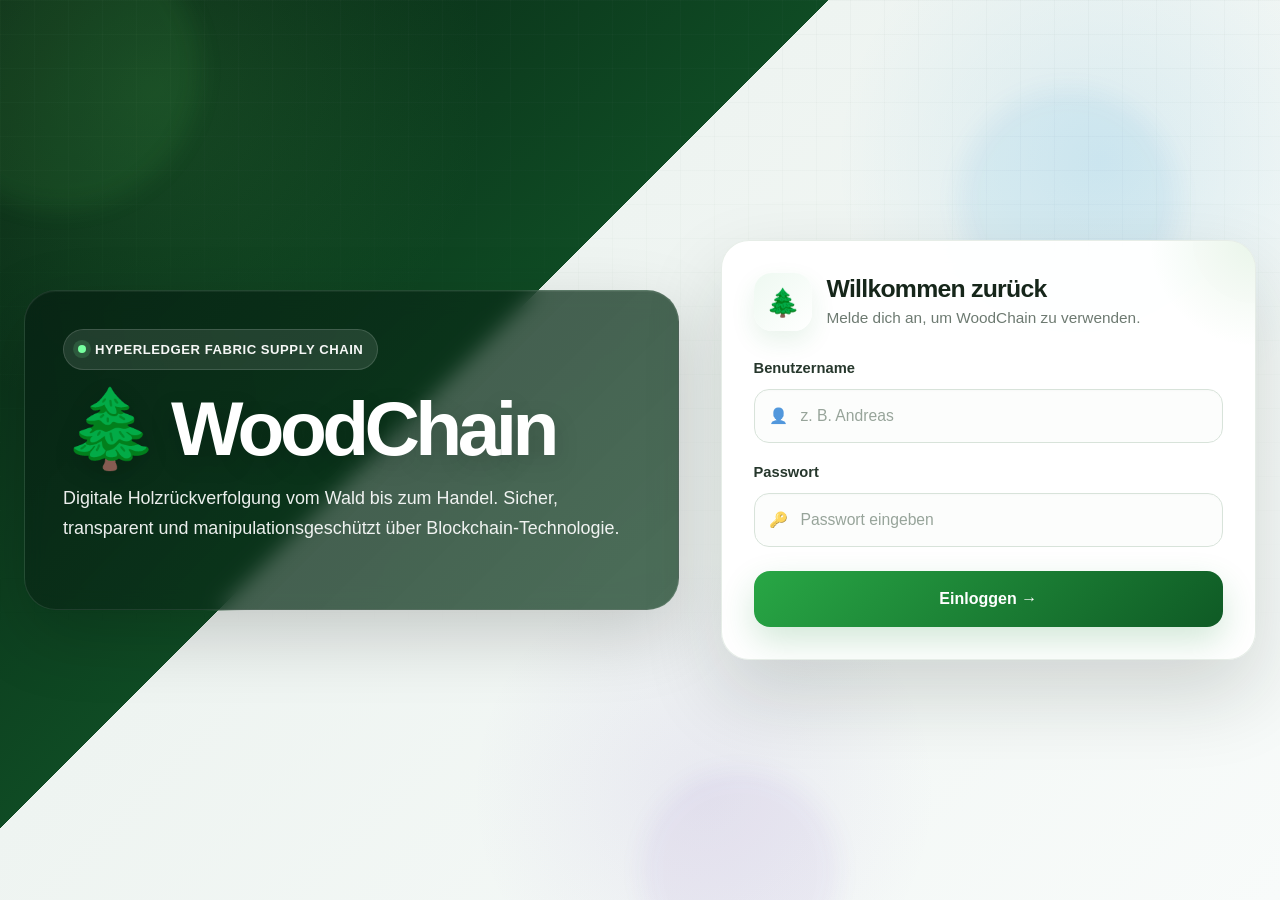
<file: src/main/resources/static/index.html>
<!DOCTYPE html>
<html lang="de">
<head>
    <meta charset="UTF-8">
    <meta name="viewport" content="width=device-width, initial-scale=1.0">

    <title>WoodChain - Login</title>

    <!-- Allgemeine und seitenspezifische Stylesheets -->
    <link rel="stylesheet" href="css/base.css?v=1">
    <link rel="stylesheet" href="css/components.css?v=1">
    <link rel="stylesheet" href="css/login.css?v=1">
    <link rel="stylesheet" href="css/responsive.css?v=1">
</head>

<body class="login-body">

<!-- Dekorativer Hintergrund der Loginseite -->
<div class="login-background">
    <div class="login-orb login-orb-green"></div>
    <div class="login-orb login-orb-blue"></div>
    <div class="login-orb login-orb-purple"></div>
</div>

<!-- Hauptbereich der Loginseite -->
<main class="login-shell">

    <!-- Beschreibung und Logo von WoodChain -->
    <section class="login-brand-panel">
        <div class="login-brand-badge">
            <span class="eyebrow-dot"></span>
            Hyperledger Fabric Supply Chain
        </div>

        <h1>🌲 WoodChain</h1>

        <p>
            Digitale Holzrückverfolgung vom Wald bis zum Handel.
            Sicher, transparent und manipulationsgeschützt über Blockchain-Technologie.
        </p>
    </section>

    <!-- Anmeldeformular -->
    <section class="login-card">
        <div class="login-card-header">
            <div class="login-logo">🌲</div>

            <div>
                <h2>Willkommen zurück</h2>
                <p>Melde dich an, um WoodChain zu verwenden.</p>
            </div>
        </div>

        <form id="loginForm" class="login-form">

            <!-- Eingabe des Benutzernamens -->
            <div class="form-group">
                <label for="username">Benutzername</label>

                <div class="input-icon-wrap">
                    <span>👤</span>

                    <input
                            type="text"
                            id="username"
                            name="username"
                            placeholder="z. B. Andreas"
                            autocomplete="username"
                            required
                    >
                </div>
            </div>

            <!-- Eingabe des Passwortes -->
            <div class="form-group">
                <label for="password">Passwort</label>

                <div class="input-icon-wrap">
                    <span>🔑</span>

                    <input
                            type="password"
                            id="password"
                            name="password"
                            placeholder="Passwort eingeben"
                            autocomplete="current-password"
                            required
                    >
                </div>
            </div>

            <!-- Startet die Anmeldung -->
            <button type="submit" class="btn-submit login-submit">
                Einloggen
            </button>
        </form>
    </section>

</main>

<!-- Hier werden Erfolgs- und Fehlermeldungen angezeigt -->
<div id="toastContainer" class="toast-container"></div>

<!-- Auf der Loginseite werden nur diese beiden Dateien benötigt -->
<script src="js/core.js?v=1"></script>
<script src="js/auth.js?v=1"></script>

<script>
    /*
     * Verhindert das normale Absenden des Formulars und führt
     * stattdessen die Anmeldung über JavaScript aus.
     */
    document.getElementById("loginForm").addEventListener("submit", async (event) => {
        event.preventDefault();
        await performLogin();
    });
</script>

</body>
</html>
</file>
<file: src/main/resources/static/css/base.css>
:root {
    --primary-color: #1f8a3b;
    --primary-light: #4caf50;
    --primary-soft: #e9f8ee;
    --dark-color: #0f3d1f;
    --forest-deep: #071b10;
    --bg-color: #f3f7f2;
    --card-bg: rgba(255, 255, 255, 0.92);
    --text-color: #1f2933;
    --muted-text: #65727f;
    --border-color: #dce7dc;
    --blue: #0288d1;
    --purple: #673ab7;
    --orange: #f57c00;
    --red: #d32f2f;
    --shadow-soft: 0 18px 45px rgba(15, 61, 31, 0.10);
    --shadow-strong: 0 28px 70px rgba(7, 27, 16, 0.18);
    --shadow-small: 0 8px 22px rgba(15, 61, 31, 0.08);
    --radius-xl: 24px;
    --radius-lg: 18px;
    --radius-md: 12px;
}

* {
    box-sizing: border-box;
    margin: 0;
    padding: 0;
    font-family: Inter, "Segoe UI", Tahoma, Geneva, Verdana, sans-serif;
}

html {
    scroll-behavior: smooth;
}

body {
    min-height: 100vh;
    background:
            radial-gradient(circle at 8% 8%, rgba(76, 175, 80, 0.20), transparent 28%),
            radial-gradient(circle at 88% 12%, rgba(2, 136, 209, 0.12), transparent 30%),
            radial-gradient(circle at 45% 100%, rgba(103, 58, 183, 0.08), transparent 32%),
            linear-gradient(180deg, #f8fbf7 0%, var(--bg-color) 100%);
    color: var(--text-color);
    line-height: 1.6;
}

body::before {
    content: "";
    position: fixed;
    inset: 0;
    pointer-events: none;
    background-image:
            linear-gradient(rgba(15, 61, 31, 0.035) 1px, transparent 1px),
            linear-gradient(90deg, rgba(15, 61, 31, 0.035) 1px, transparent 1px);
    background-size: 34px 34px;
    mask-image: linear-gradient(to bottom, rgba(0,0,0,0.7), transparent 75%);
    z-index: -1;
}

.container {
    max-width: 1180px;
    margin: 0 auto;
    padding: 22px;
}
</file>
<file: src/main/resources/static/css/components.css>
/* =========================
   Hero
   ========================= */

.app-hero,
header {
    position: relative;
    overflow: hidden;
    color: white;
    padding: 42px 0 54px;
    margin-bottom: 28px;
    background:
            linear-gradient(135deg, rgba(7, 27, 16, 0.98), rgba(15, 61, 31, 0.98) 44%, rgba(31, 138, 59, 0.92)),
            url("data:image/svg+xml,%3Csvg width='1200' height='320' viewBox='0 0 1200 320' xmlns='http://www.w3.org/2000/svg'%3E%3Cpath d='M0 220 C160 120 290 255 490 165 C690 75 820 190 1005 100 C1105 52 1168 78 1200 92 L1200 320 L0 320 Z' fill='%23ffffff' opacity='0.09'/%3E%3Cpath d='M0 255 C220 180 390 290 610 220 C790 165 945 230 1200 145 L1200 320 L0 320 Z' fill='%23ffffff' opacity='0.045'/%3E%3Ccircle cx='1030' cy='58' r='145' fill='%23ffffff' opacity='0.045'/%3E%3C/svg%3E");
    box-shadow: 0 18px 52px rgba(7, 27, 16, 0.28);
}

.app-hero::after,
header::after {
    content: "";
    position: absolute;
    inset: auto -12% -48% -12%;
    height: 190px;
    background: radial-gradient(circle, rgba(255,255,255,0.17), transparent 66%);
    pointer-events: none;
}

.hero-glow {
    position: absolute;
    border-radius: 999px;
    filter: blur(6px);
    pointer-events: none;
}

.hero-glow-one {
    width: 290px;
    height: 290px;
    right: 8%;
    top: -145px;
    background: rgba(76, 175, 80, 0.23);
}

.hero-glow-two {
    width: 210px;
    height: 210px;
    left: 9%;
    bottom: -115px;
    background: rgba(2, 136, 209, 0.13);
}

.hero-content,
.header-flex {
    display: flex;
    justify-content: space-between;
    align-items: center;
    gap: 34px;
    position: relative;
    z-index: 1;
}

.hero-copy {
    max-width: 820px;
}

.eyebrow {
    display: inline-flex;
    align-items: center;
    gap: 9px;
    padding: 8px 13px;
    margin-bottom: 14px;
    border: 1px solid rgba(255,255,255,0.22);
    border-radius: 999px;
    color: rgba(255,255,255,0.9);
    background: rgba(255,255,255,0.11);
    font-size: 0.82rem;
    font-weight: 800;
    letter-spacing: 0.04em;
    text-transform: uppercase;
    backdrop-filter: blur(10px);
}

.eyebrow-dot {
    width: 8px;
    height: 8px;
    border-radius: 999px;
    background: #76ff9f;
    box-shadow: 0 0 0 5px rgba(118, 255, 159, 0.14);
}

header h1,
.app-hero h1 {
    font-size: clamp(2.25rem, 4.4vw, 4rem);
    line-height: 1.04;
    margin-bottom: 12px;
    letter-spacing: -0.055em;
}

header p,
.app-hero p {
    max-width: 790px;
    color: rgba(255,255,255,0.86);
    font-size: 1.08rem;
}

.hero-badges {
    display: flex;
    flex-wrap: wrap;
    gap: 10px;
    margin-top: 18px;
}

.hero-badges span {
    display: inline-flex;
    align-items: center;
    padding: 8px 12px;
    border-radius: 999px;
    background: rgba(255,255,255,0.10);
    border: 1px solid rgba(255,255,255,0.16);
    color: rgba(255,255,255,0.88);
    font-size: 0.88rem;
    font-weight: 700;
    backdrop-filter: blur(10px);
}

.hero-actions {
    display: flex;
    gap: 12px;
    flex-wrap: wrap;
    justify-content: flex-end;
    min-width: 240px;
}

/* =========================
   Layout
   ========================= */

.page-layout {
    display: flex;
    flex-direction: column;
    gap: 26px;
}

.stats-grid {
    display: grid;
    grid-template-columns: repeat(3, minmax(0, 1fr));
    gap: 18px;
    margin-top: -46px;
    position: relative;
    z-index: 3;
}

.stat-card {
    position: relative;
    display: flex;
    align-items: center;
    gap: 15px;
    background: rgba(255,255,255,0.86);
    border: 1px solid rgba(220, 231, 220, 0.88);
    border-radius: 20px;
    padding: 19px;
    box-shadow: var(--shadow-small);
    backdrop-filter: blur(14px);
    overflow: hidden;
    transition: transform 0.22s ease, box-shadow 0.22s ease, border-color 0.22s ease;
}

.stat-card::after {
    content: "";
    position: absolute;
    inset: 0;
    background: linear-gradient(135deg, rgba(255,255,255,0.46), transparent 52%);
    pointer-events: none;
}

.stat-card:hover {
    transform: translateY(-4px);
    box-shadow: 0 22px 45px rgba(15, 61, 31, 0.13);
    border-color: rgba(76, 175, 80, 0.38);
}

.stat-card span {
    position: relative;
    z-index: 1;
    display: grid;
    place-items: center;
    width: 52px;
    height: 52px;
    border-radius: 17px;
    font-size: 1.48rem;
}

.stat-green span {
    background: linear-gradient(135deg, #e9f8ee, #ffffff);
}

.stat-blue span {
    background: linear-gradient(135deg, #e1f5fe, #ffffff);
}

.stat-purple span {
    background: linear-gradient(135deg, #ede7f6, #ffffff);
}

.stat-card div {
    position: relative;
    z-index: 1;
}

.stat-card strong {
    display: block;
    color: var(--dark-color);
    font-size: 1.02rem;
}

.stat-card p {
    color: var(--muted-text);
    font-size: 0.9rem;
}

/* =========================
   Cards
   ========================= */

.card {
    position: relative;
    background: var(--card-bg);
    border-radius: var(--radius-xl);
    padding: 30px;
    border: 1px solid rgba(220, 231, 220, 0.92);
    box-shadow: var(--shadow-soft);
    backdrop-filter: blur(16px);
    margin-bottom: 0;
    animation: fadeIn 0.28s ease both;
    transition: transform 0.22s ease, box-shadow 0.22s ease, border-color 0.22s ease;
}

.card:hover {
    transform: translateY(-2px);
    box-shadow: var(--shadow-strong);
    border-color: rgba(76, 175, 80, 0.26);
}

.card-highlight {
    overflow: hidden;
}

.card-highlight::before {
    content: "";
    position: absolute;
    inset: 0 auto 0 0;
    width: 7px;
    background: linear-gradient(180deg, #76ff9f, var(--primary-color), var(--dark-color));
}

.card-highlight::after {
    content: "";
    position: absolute;
    width: 260px;
    height: 260px;
    right: -130px;
    top: -130px;
    border-radius: 999px;
    background: radial-gradient(circle, rgba(76,175,80,0.12), transparent 64%);
    pointer-events: none;
}

.ledger-card::after {
    content: "";
    position: absolute;
    width: 210px;
    height: 210px;
    right: -120px;
    bottom: -120px;
    border-radius: 999px;
    background: radial-gradient(circle, rgba(2,136,209,0.09), transparent 64%);
    pointer-events: none;
}

.trace-card {
    border-left: 7px solid var(--blue);
    overflow: hidden;
}

.trace-card::after {
    content: "";
    position: absolute;
    width: 240px;
    height: 240px;
    right: -120px;
    top: -120px;
    border-radius: 999px;
    background: radial-gradient(circle, rgba(2,136,209,0.12), transparent 64%);
    pointer-events: none;
}

.section-title {
    display: flex;
    justify-content: space-between;
    align-items: flex-start;
    gap: 18px;
    margin-bottom: 24px;
    position: relative;
    z-index: 1;
}

.section-kicker {
    display: inline-flex;
    width: fit-content;
    padding: 5px 10px;
    margin-bottom: 8px;
    border-radius: 999px;
    background: var(--primary-soft);
    color: var(--dark-color);
    font-size: 0.76rem;
    font-weight: 900;
    text-transform: uppercase;
    letter-spacing: 0.05em;
}

.section-title h2,
.card h2 {
    color: #15212b;
    font-size: 1.58rem;
    line-height: 1.25;
    letter-spacing: -0.025em;
}

.section-title p,
.card > p {
    color: var(--muted-text);
    margin-top: 5px;
}

/* =========================
   Forms
   ========================= */

.form-group {
    margin-bottom: 18px;
    position: relative;
    z-index: 1;
}

.form-row {
    display: flex;
    gap: 16px;
}

.form-row .form-group {
    flex: 1;
}

label {
    display: block;
    margin-bottom: 7px;
    font-weight: 900;
    font-size: 0.88rem;
    color: #344252;
}

input,
select {
    width: 100%;
    padding: 15px 16px;
    border: 1px solid #d7e1d9;
    border-radius: 14px;
    font-size: 1rem;
    transition: border 0.22s ease, box-shadow 0.22s ease, background 0.22s ease, transform 0.22s ease;
    background: rgba(255,255,255,0.94);
    color: var(--text-color);
    box-shadow: inset 0 1px 2px rgba(0,0,0,0.025);
}

input::placeholder {
    color: #94a3ad;
}

input:focus,
select:focus {
    outline: none;
    border-color: var(--primary-light);
    box-shadow: 0 0 0 5px rgba(76, 175, 80, 0.15);
    background: #ffffff;
    transform: translateY(-1px);
}

/* =========================
   Buttons
   ========================= */

.btn-submit,
.btn-action,
.btn-ghost,
.btn-logout {
    transition: transform 0.18s ease, box-shadow 0.18s ease, filter 0.18s ease, border-color 0.18s ease;
}

.btn-submit,
.btn-action {
    border: none;
    border-radius: 14px;
    cursor: pointer;
    font-weight: 950;
    color: white;
}

.btn-submit {
    width: 100%;
    padding: 16px 22px;
    font-size: 1.02rem;
    background: linear-gradient(135deg, #24a44b, var(--dark-color));
    box-shadow: 0 14px 28px rgba(31, 138, 59, 0.25);
}

.btn-action {
    padding: 12px 18px;
    font-size: 0.9rem;
    box-shadow: 0 10px 22px rgba(15, 61, 31, 0.12);
}

.btn-submit:hover,
.btn-action:hover,
.btn-ghost:hover,
.btn-logout:hover {
    transform: translateY(-2px);
    filter: brightness(1.04);
}

.btn-submit:active,
.btn-action:active,
.btn-ghost:active,
.btn-logout:active {
    transform: translateY(0);
}

.btn-ghost,
.btn-logout {
    background: rgba(255, 255, 255, 0.13);
    color: white;
    border: 1px solid rgba(255, 255, 255, 0.35);
    padding: 12px 19px;
    border-radius: 999px;
    cursor: pointer;
    font-weight: 850;
    backdrop-filter: blur(10px);
}

.btn-ghost:hover,
.btn-logout:hover {
    background: rgba(255, 255, 255, 0.22);
    border-color: rgba(255, 255, 255, 0.62);
}

.danger-outline:hover {
    background: rgba(198, 40, 40, 0.35);
}

.log-btn {
    background: linear-gradient(135deg, #039be5, #01579b);
}

.mill-btn {
    background: linear-gradient(135deg, #fb8c00, #e65100);
}

.retail-btn {
    background: linear-gradient(135deg, #7e57c2, #4527a0);
}

.danger-btn {
    background: linear-gradient(135deg, #d32f2f, #8e0000);
}

.btn-action:disabled {
    opacity: 0.45;
    cursor: not-allowed;
    transform: none;
}

/* =========================
   Tabs
   ========================= */

.tab-bar {
    display: flex;
    flex-wrap: wrap;
    gap: 10px;
    margin-bottom: 15px;
}

.tab-btn {
    border: 1px solid var(--border-color);
    background: rgba(255,255,255,0.88);
    color: var(--dark-color);
    padding: 12px 16px;
    border-radius: 999px;
    cursor: pointer;
    font-weight: 900;
    transition: all 0.2s ease;
    box-shadow: var(--shadow-small);
}

.tab-btn:hover {
    transform: translateY(-1px);
    background: #e8f5e9;
    border-color: var(--primary-light);
}

.tab-btn.active {
    background: linear-gradient(135deg, var(--primary-color), var(--dark-color));
    color: white;
    border-color: transparent;
}

.tab-content {
    display: none;
}

.tab-content.active {
    display: block;
}

/* =========================
   Table / Ledger
   ========================= */

.table-responsive {
    position: relative;
    overflow-x: auto;
    border-radius: 18px;
    border: 1px solid #e3ece3;
    background: white;
    box-shadow: inset 0 1px 0 rgba(255,255,255,0.8);
}

table {
    width: 100%;
    border-collapse: collapse;
    text-align: left;
    min-width: 820px;
}

th,
td {
    padding: 16px 17px;
    border-bottom: 1px solid #edf2ed;
    vertical-align: middle;
}

th {
    position: sticky;
    top: 0;
    z-index: 1;
    background: linear-gradient(180deg, #f8fbf8, #eef6ee);
    color: var(--dark-color);
    font-size: 0.82rem;
    text-transform: uppercase;
    letter-spacing: 0.05em;
}

tbody tr {
    transition: background 0.16s ease, transform 0.16s ease;
}

tr:hover td {
    background: #fbfdfb;
}

.hash-code {
    display: inline-block;
    font-family: "Courier New", Courier, monospace;
    font-size: 0.84rem;
    background: #fff5f5;
    padding: 5px 8px;
    border-radius: 8px;
    color: #c62828;
    word-break: break-all;
}

.badge-status {
    display: inline-flex;
    align-items: center;
    padding: 5px 10px;
    border-radius: 999px;
    font-size: 0.78rem;
    font-weight: 950;
}

.status-harvested {
    background-color: #e8f5e9;
    color: #1b7b32;
}

.status-in_transport,
.status-in_transit {
    background-color: #e1f5fe;
    color: #0277bd;
}

.status-processed {
    background-color: #fff3e0;
    color: #ef6c00;
}

.status-sold,
.status-retail_ready {
    background-color: #ede7f6;
    color: #5e35b1;
}

.text-center {
    text-align: center;
}

/* =========================
   Ledger Suche / Pagination
   ========================= */

#ledgerControls {
    margin: 16px 0;
}

#ledgerPagination {
    margin-top: 16px;
    font-size: 0.95rem;
}

#ledgerPagination button {
    width: auto;
}

/* =========================
   Scanner
   ========================= */

.scanner-actions {
    display: flex;
    flex-wrap: wrap;
    gap: 10px;
    margin-top: 13px;
}

.scanner-status {
    margin-top: 10px;
    font-size: 0.92rem;
    color: var(--muted-text);
}

.scanner-video {
    display: none;
    width: 100%;
    max-width: 440px;
    height: 270px;
    object-fit: cover;
    margin-top: 14px;
    border-radius: 18px;
    border: 2px solid var(--border-color);
    background-color: #000;
    box-shadow: var(--shadow-small);
}

.qr-preview-box {
    margin-top: 16px;
    padding: 18px;
    background: linear-gradient(135deg, #f8fbf8, #ffffff);
    border: 1px dashed #b7d8bd;
    border-radius: 18px;
}

.qr-preview-code {
    margin-top: 10px;
    background: white;
    padding: 12px;
    border-radius: 14px;
    width: fit-content;
    box-shadow: var(--shadow-small);
}

/* =========================
   Timeline / Tracking
   ========================= */

.timeline-container {
    margin-top: 24px;
    padding: 21px;
    border-radius: 18px;
    background: linear-gradient(135deg, #fbfdfb, #ffffff);
    border: 1px solid #e3ece3;
    animation: fadeIn 0.25s ease-in;
    box-shadow: inset 0 1px 0 rgba(255,255,255,0.86);
}

.timeline-container h3 {
    margin-bottom: 12px;
    color: #16222d;
}

.timeline-list {
    list-style: none;
    padding-left: 18px;
    border-left: 2px dashed #b8c7b8;
}

.timeline-list li {
    position: relative;
}

.timeline-list li::before {
    content: "";
    position: absolute;
    left: -24px;
    top: 5px;
    width: 11px;
    height: 11px;
    border-radius: 50%;
    background: var(--primary-color);
    box-shadow: 0 0 0 4px #e8f5e9;
}

.trace-search-row {
    align-items: stretch;
}

.trace-search-btn {
    width: 210px;
}

/* =========================
   Map
   ========================= */

.map-container {
    margin-top: 25px;
    animation: fadeIn 0.25s ease-in;
}

#woodMap {
    display: block;
    width: 100%;
    height: 450px;
    min-height: 450px;
    margin-top: 14px;
    border-radius: 20px;
    border: 2px solid var(--border-color);
    overflow: hidden;
    background-color: #e8e8e8;
    box-shadow: var(--shadow-small);
}

.map-location-popup {
    font-size: 0.9rem;
    line-height: 1.4;
}

/* =========================
   Premium Toast Notifications
   ========================= */

.toast-container {
    position: fixed !important;
    top: 24px !important;
    right: 24px !important;
    bottom: auto !important;
    left: auto !important;
    z-index: 999999 !important;
    display: flex !important;
    flex-direction: column !important;
    gap: 14px !important;
    width: min(410px, calc(100vw - 32px)) !important;
    pointer-events: none;
}

.toast {
    position: relative;
    overflow: hidden;
    display: flex;
    align-items: flex-start;
    gap: 14px;
    padding: 17px 18px;
    border-radius: 20px;
    color: #ffffff;
    box-shadow: 0 20px 46px rgba(0, 0, 0, 0.24);
    backdrop-filter: blur(16px);
    border: 1px solid rgba(255, 255, 255, 0.16);
    animation: toastSlideIn 0.35s ease forwards;
    pointer-events: auto;
}

.toast.removing {
    animation: toastSlideOut 0.28s ease forwards;
}

.toast-icon {
    flex-shrink: 0;
    width: 44px;
    height: 44px;
    border-radius: 15px;
    display: grid;
    place-items: center;
    font-size: 1.2rem;
    background: rgba(255, 255, 255, 0.18);
    border: 1px solid rgba(255, 255, 255, 0.18);
}

.toast-content {
    flex: 1;
    min-width: 0;
}

.toast-title {
    font-size: 1rem;
    font-weight: 950;
    margin-bottom: 2px;
}

.toast-message {
    font-size: 0.92rem;
    color: rgba(255, 255, 255, 0.92);
    line-height: 1.45;
}

.toast-close {
    border: none;
    background: transparent;
    color: rgba(255, 255, 255, 0.85);
    cursor: pointer;
    font-size: 1.25rem;
    line-height: 1;
    padding: 3px;
    margin-left: 4px;
    transition: transform 0.15s ease, color 0.15s ease;
}

.toast-close:hover {
    color: #ffffff;
    transform: scale(1.1);
}

.toast-progress {
    position: absolute;
    left: 0;
    bottom: 0;
    height: 4px;
    width: 100%;
    background: rgba(255, 255, 255, 0.20);
    overflow: hidden;
}

.toast-progress span {
    display: block;
    height: 100%;
    width: 100%;
    background: rgba(255, 255, 255, 0.85);
    transform-origin: left;
    animation-name: toastProgress;
    animation-timing-function: linear;
    animation-fill-mode: forwards;
}

.toast-success {
    background: linear-gradient(135deg, #20a64b, #0f5a25);
}

.toast-error {
    background: linear-gradient(135deg, #d32f2f, #8e0000);
}

.toast-info {
    background: linear-gradient(135deg, #039be5, #01579b);
}

.toast-warning {
    background: linear-gradient(135deg, #fb8c00, #e65100);
}

/* =========================
   Animations
   ========================= */

.animate-fade-in,
.card {
    animation: fadeIn 0.28s ease-in both;
}

@keyframes fadeIn {
    from {
        opacity: 0;
        transform: translateY(9px);
    }

    to {
        opacity: 1;
        transform: translateY(0);
    }
}

@keyframes toastSlideIn {
    from {
        opacity: 0;
        transform: translateX(45px) translateY(-8px) scale(0.98);
    }

    to {
        opacity: 1;
        transform: translateX(0) translateY(0) scale(1);
    }
}

@keyframes toastSlideOut {
    from {
        opacity: 1;
        transform: translateX(0) translateY(0) scale(1);
    }

    to {
        opacity: 0;
        transform: translateX(45px) translateY(-8px) scale(0.98);
    }
}

@keyframes toastProgress {
    from {
        transform: scaleX(1);
    }

    to {
        transform: scaleX(0);
    }
}

/* =========================
   QR Pagination
   ========================= */

.qr-pagination {
    display: flex;
    justify-content: space-between;
    align-items: center;
    gap: 14px;
    flex-wrap: wrap;
    margin-top: 22px;
    padding: 16px;
    border-radius: 18px;
    background: rgba(255,255,255,0.82);
    border: 1px solid #e3ece3;
    box-shadow: var(--shadow-small);
}

.qr-pagination-info {
    color: var(--text-color);
    font-size: 0.95rem;
}

.qr-pagination-actions {
    display: flex;
    align-items: center;
    gap: 10px;
    flex-wrap: wrap;
}

.qr-pagination-actions span {
    color: var(--muted-text);
    font-size: 0.95rem;
}

.qr-pagination button {
    width: auto;
}

.qr-pagination button:disabled {
    opacity: 0.45;
    cursor: not-allowed;
    transform: none;
}

@media (max-width: 700px) {
    .qr-pagination {
        flex-direction: column;
        align-items: stretch;
    }

    .qr-pagination-actions {
        justify-content: space-between;
    }

    .qr-pagination button {
        flex: 1;
    }
}

/* =========================
   Admin Address Preview
   ========================= */

.admin-address-preview {
    margin: 4px 0 18px;
    padding: 15px 17px;
    border-radius: 16px;
    background: linear-gradient(135deg, #f8fbf8, #ffffff);
    border: 1px solid #e1ece1;
}

.admin-address-preview strong {
    display: block;
    color: var(--dark-color);
    margin-bottom: 4px;
}

.admin-address-preview p {
    color: var(--muted-text);
    margin: 0;
}

/* =========================
   Admin Premium Account Form
   ========================= */

.admin-tab-bar {
    margin-top: -38px;
    position: relative;
    z-index: 4;
    padding: 14px;
    border-radius: 24px;
    background: rgba(255,255,255,0.82);
    border: 1px solid rgba(220,231,220,0.92);
    box-shadow: var(--shadow-soft);
    backdrop-filter: blur(14px);
}

.admin-account-card {
    overflow: hidden;
}

.admin-account-card::after {
    content: "";
    position: absolute;
    width: 280px;
    height: 280px;
    right: -130px;
    top: -130px;
    border-radius: 999px;
    background: radial-gradient(circle, rgba(103,58,183,0.10), transparent 65%);
    pointer-events: none;
}

.admin-form-block {
    position: relative;
    z-index: 1;
    margin-bottom: 24px;
    padding: 22px;
    border-radius: 22px;
    background: linear-gradient(135deg, rgba(248,251,248,0.94), rgba(255,255,255,0.96));
    border: 1px solid #e2ece2;
    box-shadow: inset 0 1px 0 rgba(255,255,255,0.9);
}

.admin-form-heading {
    display: flex;
    align-items: flex-start;
    gap: 13px;
    margin-bottom: 18px;
}

.admin-form-heading span {
    display: grid;
    place-items: center;
    flex-shrink: 0;
    width: 38px;
    height: 38px;
    border-radius: 14px;
    color: white;
    font-weight: 950;
    background: linear-gradient(135deg, #7e57c2, #4527a0);
    box-shadow: 0 12px 24px rgba(103,58,183,0.22);
}

.admin-form-heading h3 {
    color: #16222d;
    margin: 0;
    font-size: 1.12rem;
    letter-spacing: -0.02em;
}

.admin-form-heading p {
    margin: 2px 0 0;
    color: var(--muted-text);
    font-size: 0.92rem;
}

.admin-address-preview {
    margin: 4px 0 18px;
    padding: 16px 18px;
    border-radius: 18px;
    background: linear-gradient(135deg, #f8fbf8, #ffffff);
    border: 1px solid #dceadc;
    box-shadow: var(--shadow-small);
}

.admin-address-preview strong {
    display: block;
    color: var(--dark-color);
    margin-bottom: 5px;
}

.admin-address-preview p {
    color: var(--muted-text);
    margin: 0;
    word-break: break-word;
}

.admin-account-card input[readonly] {
    background: #f8fbf8;
    color: #607066;
    cursor: not-allowed;
}

@media (max-width: 850px) {
    .admin-tab-bar {
        margin-top: -24px;
    }

    .admin-form-block {
        padding: 18px;
    }
}

/* =========================
   Partner Preview
   ========================= */

.partner-preview-grid {
    display: grid;
    grid-template-columns: repeat(2, minmax(0, 1fr));
    gap: 14px;
    margin-top: 6px;
}

.partner-preview-box {
    padding: 15px 17px;
    border-radius: 18px;
    background: linear-gradient(135deg, #f8fbf8, #ffffff);
    border: 1px solid #e1ece1;
    box-shadow: var(--shadow-small);
}

.partner-preview-box strong {
    display: block;
    color: var(--dark-color);
    margin-bottom: 5px;
}

.partner-preview-box p {
    color: var(--muted-text);
    margin: 0;
    word-break: break-word;
    font-size: 0.92rem;
}

@media (max-width: 850px) {
    .partner-preview-grid {
        grid-template-columns: 1fr;
    }
}

/* =========================
   Logistics Page
   ========================= */

.logistics-card {
    overflow: hidden;
}

.logistics-card::after {
    content: "";
    position: absolute;
    width: 280px;
    height: 280px;
    right: -140px;
    top: -140px;
    border-radius: 999px;
    background: radial-gradient(circle, rgba(2,136,209,0.12), transparent 65%);
    pointer-events: none;
}

.logistics-preview-box {
    margin-top: 22px;
    margin-bottom: 22px;
    padding: 22px;
    border-radius: 22px;
    background: linear-gradient(135deg, rgba(248,251,248,0.96), rgba(255,255,255,0.98));
    border: 1px solid #e2ece2;
    box-shadow: var(--shadow-small);
}

.logistics-preview-grid {
    display: grid;
    grid-template-columns: repeat(2, minmax(0, 1fr));
    gap: 14px;
    margin-top: 16px;
}

.logistics-submit {
    margin-top: 8px;
}

@media (max-width: 850px) {
    .logistics-preview-grid {
        grid-template-columns: 1fr;
    }
}

/* =========================
   Logistics Open Orders
   ========================= */

#openLogisticsOrdersSelect {
    cursor: pointer;
}

#openLogisticsOrdersStatus {
    margin-top: 8px;
    font-weight: 600;
}

.logistics-card .admin-form-block {
    margin-bottom: 22px;
}

/* =========================
   Sawmill Page
   ========================= */

.sawmill-card {
    overflow: hidden;
}

.sawmill-card::after {
    content: "";
    position: absolute;
    width: 280px;
    height: 280px;
    right: -140px;
    top: -140px;
    border-radius: 999px;
    background: radial-gradient(circle, rgba(245,124,0,0.12), transparent 65%);
    pointer-events: none;
}

#openSawmillOrdersSelect {
    cursor: pointer;
}

#openSawmillOrdersStatus {
    margin-top: 8px;
    font-weight: 600;
}

.sawmill-card .admin-form-block {
    margin-bottom: 22px;
}

/* =========================
   Sawmill Order Modal
   ========================= */

.sawmill-order-modal {
    position: fixed;
    inset: 0;
    z-index: 999998;
    align-items: center;
    justify-content: center;
    padding: 24px;
}

.sawmill-order-modal-backdrop {
    position: absolute;
    inset: 0;
    background: rgba(7, 27, 16, 0.62);
    backdrop-filter: blur(8px);
}

.sawmill-order-modal-content {
    position: relative;
    z-index: 1;
    width: min(960px, 100%);
    max-height: calc(100vh - 48px);
    overflow-y: auto;
    border-radius: 30px;
    padding: 30px;
    background: rgba(255,255,255,0.97);
    border: 1px solid rgba(255,255,255,0.7);
    box-shadow: 0 35px 90px rgba(0,0,0,0.28);
}

.sawmill-order-status-strip {
    margin-bottom: 18px;
    padding: 14px 16px;
    border-radius: 16px;
    background: #fff7ed;
    border: 1px solid #fed7aa;
    color: #9a3412;
    font-weight: 800;
}

.sawmill-order-status-strip.accepted {
    background: #ecfdf3;
    border-color: #bbf7d0;
    color: #166534;
}

.sawmill-modal-actions {
    display: flex;
    gap: 10px;
    flex-wrap: wrap;
    margin-top: 18px;
}

@media (max-width: 850px) {
    .sawmill-order-modal-content {
        padding: 22px;
        border-radius: 24px;
    }
}
</file>
<file: src/main/resources/static/css/login.css>
/* =========================
   Premium Login Page - besser lesbar
   ========================= */

.login-body {
    min-height: 100vh;
    overflow-x: hidden;
    background:
            radial-gradient(circle at 12% 10%, rgba(76, 175, 80, 0.18), transparent 24%),
            radial-gradient(circle at 86% 18%, rgba(2, 136, 209, 0.10), transparent 20%),
            radial-gradient(circle at 55% 88%, rgba(103, 58, 183, 0.08), transparent 22%),
            linear-gradient(135deg, #082012 0%, #0f4b24 38%, #eef4f1 38%, #f8fbfa 100%);
}

.login-background {
    position: fixed;
    inset: 0;
    pointer-events: none;
    overflow: hidden;
    z-index: 0;
}

.login-background::before {
    content: "";
    position: absolute;
    inset: 0;
    background-image:
            linear-gradient(rgba(255,255,255,0.03) 1px, transparent 1px),
            linear-gradient(90deg, rgba(255,255,255,0.03) 1px, transparent 1px);
    background-size: 34px 34px;
    mask-image: linear-gradient(to bottom, rgba(0,0,0,0.65), transparent 90%);
}

.login-orb {
    position: absolute;
    border-radius: 999px;
    filter: blur(12px);
    opacity: 0.65;
}

.login-orb-green {
    width: 280px;
    height: 280px;
    background: rgba(76, 175, 80, 0.18);
    left: -80px;
    top: -70px;
}

.login-orb-blue {
    width: 220px;
    height: 220px;
    background: rgba(2, 136, 209, 0.10);
    right: 8%;
    top: 10%;
}

.login-orb-purple {
    width: 200px;
    height: 200px;
    background: rgba(103, 58, 183, 0.08);
    left: 50%;
    bottom: -70px;
}

.login-shell {
    position: relative;
    z-index: 1;
    min-height: 100vh;
    width: min(1240px, calc(100% - 48px));
    margin: 0 auto;
    display: grid;
    grid-template-columns: 1.1fr 0.9fr;
    gap: 42px;
    align-items: center;
    padding: 42px 0;
}

/* Linke Seite deutlich lesbarer */
.login-brand-panel {
    color: white;
    padding: 38px;
    border-radius: 32px;
    background:
            linear-gradient(135deg, rgba(6, 32, 18, 0.78), rgba(13, 58, 30, 0.72));
    border: 1px solid rgba(255,255,255,0.10);
    box-shadow:
            0 25px 70px rgba(0,0,0,0.18),
            inset 0 1px 0 rgba(255,255,255,0.05);
    backdrop-filter: blur(10px);
}

.login-brand-badge {
    display: inline-flex;
    align-items: center;
    gap: 9px;
    padding: 9px 14px;
    margin-bottom: 22px;
    border-radius: 999px;
    background: rgba(255,255,255,0.10);
    border: 1px solid rgba(255,255,255,0.14);
    color: rgba(255,255,255,0.96);
    font-size: 0.82rem;
    font-weight: 800;
    letter-spacing: 0.04em;
    text-transform: uppercase;
}

.login-brand-panel h1 {
    font-size: clamp(3rem, 6vw, 5.2rem);
    line-height: 0.95;
    letter-spacing: -0.06em;
    margin-bottom: 18px;
    color: #ffffff;
    text-shadow: 0 8px 24px rgba(0,0,0,0.18);
}

.login-brand-panel > p {
    max-width: 720px;
    font-size: 1.12rem;
    line-height: 1.7;
    color: rgba(255,255,255,0.92);
    margin-bottom: 28px;
}

.login-feature-grid {
    display: grid;
    grid-template-columns: repeat(3, minmax(0, 1fr));
    gap: 14px;
    max-width: 820px;
}

/* Rechte Seite / Login Card */
.login-card {
    position: relative;
    overflow: hidden;
    padding: 32px;
    border-radius: 28px;
    background: rgba(255,255,255,0.96);
    border: 1px solid rgba(228,236,229,0.9);
    box-shadow:
            0 35px 80px rgba(18, 34, 24, 0.16),
            inset 0 1px 0 rgba(255,255,255,0.95);
    backdrop-filter: blur(14px);
}

.login-card::before {
    content: "";
    position: absolute;
    width: 220px;
    height: 220px;
    right: -110px;
    top: -110px;
    border-radius: 999px;
    background: radial-gradient(circle, rgba(76,175,80,0.12), transparent 68%);
    pointer-events: none;
}

.login-card > * {
    position: relative;
    z-index: 1;
}

.login-card-header {
    display: flex;
    align-items: center;
    gap: 15px;
    margin-bottom: 26px;
}

.login-logo {
    display: grid;
    place-items: center;
    width: 58px;
    height: 58px;
    border-radius: 18px;
    background: linear-gradient(135deg, #eef9f1, #ffffff);
    box-shadow: 0 10px 24px rgba(31,138,59,0.10);
    font-size: 1.7rem;
}

.login-card-header h2 {
    color: #16261a;
    font-size: 1.55rem;
    letter-spacing: -0.03em;
    line-height: 1.1;
    margin: 0;
}

.login-card-header p {
    color: #6d7a71;
    font-size: 0.96rem;
    margin-top: 4px;
}

.login-form {
    margin-top: 8px;
}

.login-form .form-group {
    margin-bottom: 18px;
}

.login-form label {
    display: block;
    margin-bottom: 8px;
    color: #26372c;
    font-size: 0.92rem;
    font-weight: 700;
}

.input-icon-wrap {
    position: relative;
}

.input-icon-wrap span {
    position: absolute;
    left: 15px;
    top: 50%;
    transform: translateY(-50%);
    opacity: 0.75;
    z-index: 2;
    font-size: 0.95rem;
}

.input-icon-wrap input {
    width: 100%;
    height: 54px;
    padding: 0 16px 0 46px;
    border-radius: 15px;
    border: 1px solid #d8e3da;
    background: #fcfdfc;
    color: #1b2a20;
    font-size: 0.98rem;
    box-shadow: inset 0 1px 2px rgba(0,0,0,0.02);
    transition: all 0.22s ease;
}

.input-icon-wrap input::placeholder {
    color: #97a49a;
}

.input-icon-wrap input:focus {
    outline: none;
    border-color: #55af65;
    background: #ffffff;
    box-shadow: 0 0 0 4px rgba(76, 175, 80, 0.16);
}

.login-submit {
    width: 100%;
    margin-top: 6px;
    height: 56px;
    border: none;
    border-radius: 16px;
    background: linear-gradient(135deg, #28a745, #0f5a25);
    color: white;
    font-size: 1rem;
    font-weight: 800;
    cursor: pointer;
    box-shadow: 0 14px 34px rgba(31,138,59,0.20);
    transition: transform 0.18s ease, box-shadow 0.18s ease, filter 0.18s ease;
}

.login-submit:hover {
    transform: translateY(-2px);
    filter: brightness(1.03);
    box-shadow: 0 18px 38px rgba(31,138,59,0.24);
}

.login-submit:active {
    transform: translateY(0);
}

.login-submit::after {
    content: " →";
}

/* Responsive */
@media (max-width: 980px) {
    .login-body {
        background:
                radial-gradient(circle at 14% 10%, rgba(76, 175, 80, 0.18), transparent 24%),
                linear-gradient(180deg, #082012 0%, #0f4b24 34%, #eef4f1 34%, #f8fbfa 100%);
    }

    .login-shell {
        grid-template-columns: 1fr;
        gap: 24px;
        padding: 28px 0;
    }

    .login-card {
        max-width: 560px;
        width: 100%;
        margin: 0 auto;
    }
}

@media (max-width: 560px) {
    .login-shell {
        width: min(100% - 20px, 1240px);
    }

    .login-brand-panel {
        padding: 24px;
        border-radius: 24px;
    }

    .login-brand-panel h1 {
        font-size: 2.8rem;
    }

    .login-brand-panel > p {
        font-size: 1rem;
    }

    .login-card {
        padding: 22px;
        border-radius: 22px;
    }

    .login-card-header {
        align-items: flex-start;
    }
}
</file>
<file: src/main/resources/static/css/responsive.css>
/* =========================
   Responsive
   ========================= */

@media (max-width: 850px) {
    .app-hero,
    header {
        padding: 34px 0 44px;
    }

    .stats-grid {
        grid-template-columns: 1fr;
        margin-top: -34px;
    }

    .hero-content,
    .header-flex {
        flex-direction: column;
        align-items: flex-start;
    }

    .hero-actions {
        width: 100%;
        justify-content: flex-start;
    }

    .btn-ghost,
    .btn-logout {
        width: 100%;
    }

    .form-row {
        flex-direction: column;
        gap: 0;
    }

    .trace-search-btn {
        width: 100% !important;
    }

    .tab-btn,
    .btn-action {
        width: 100%;
    }

    .scanner-video {
        max-width: 100%;
        height: 220px;
    }

    #woodMap {
        height: 330px;
        min-height: 330px;
    }

    .card {
        padding: 23px;
    }
}

@media (max-width: 700px) {
    .toast-container {
        top: 14px !important;
        right: 14px !important;
        left: 14px !important;
        width: auto !important;
    }
}
</file>
